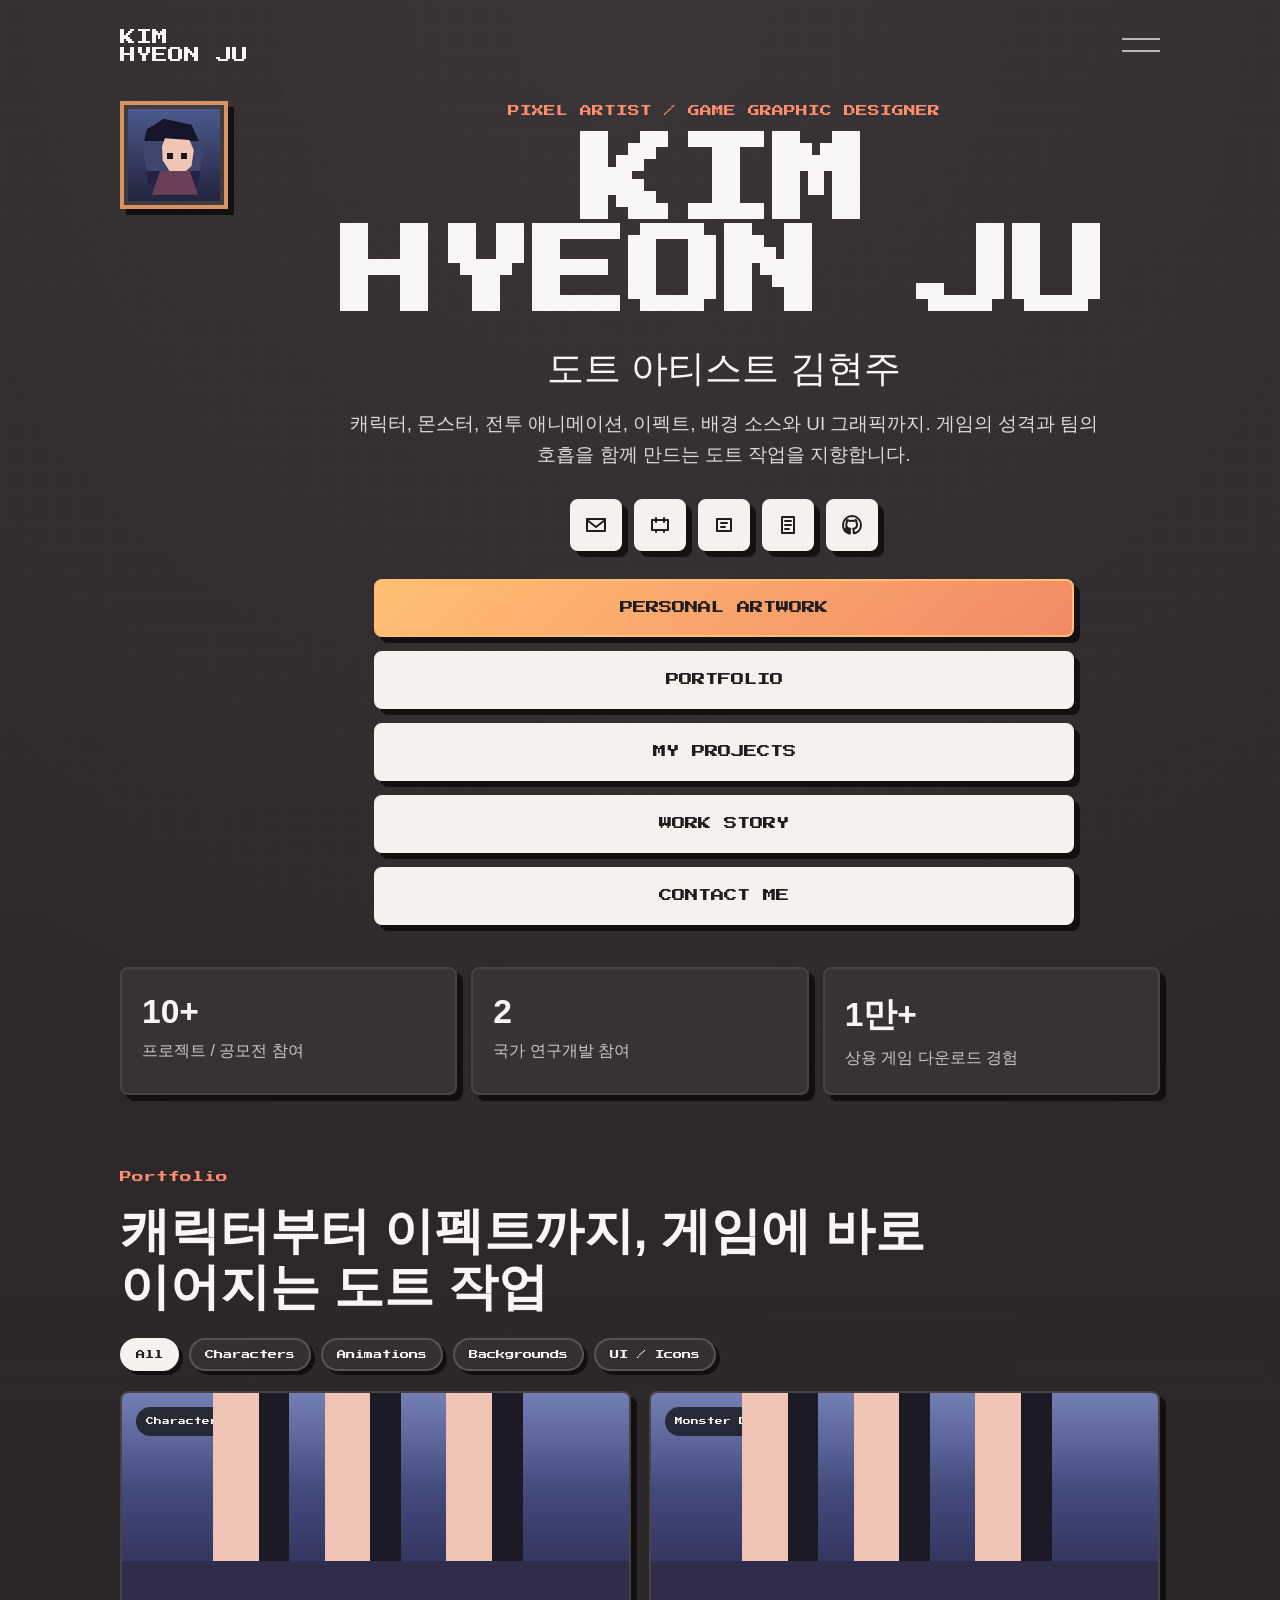
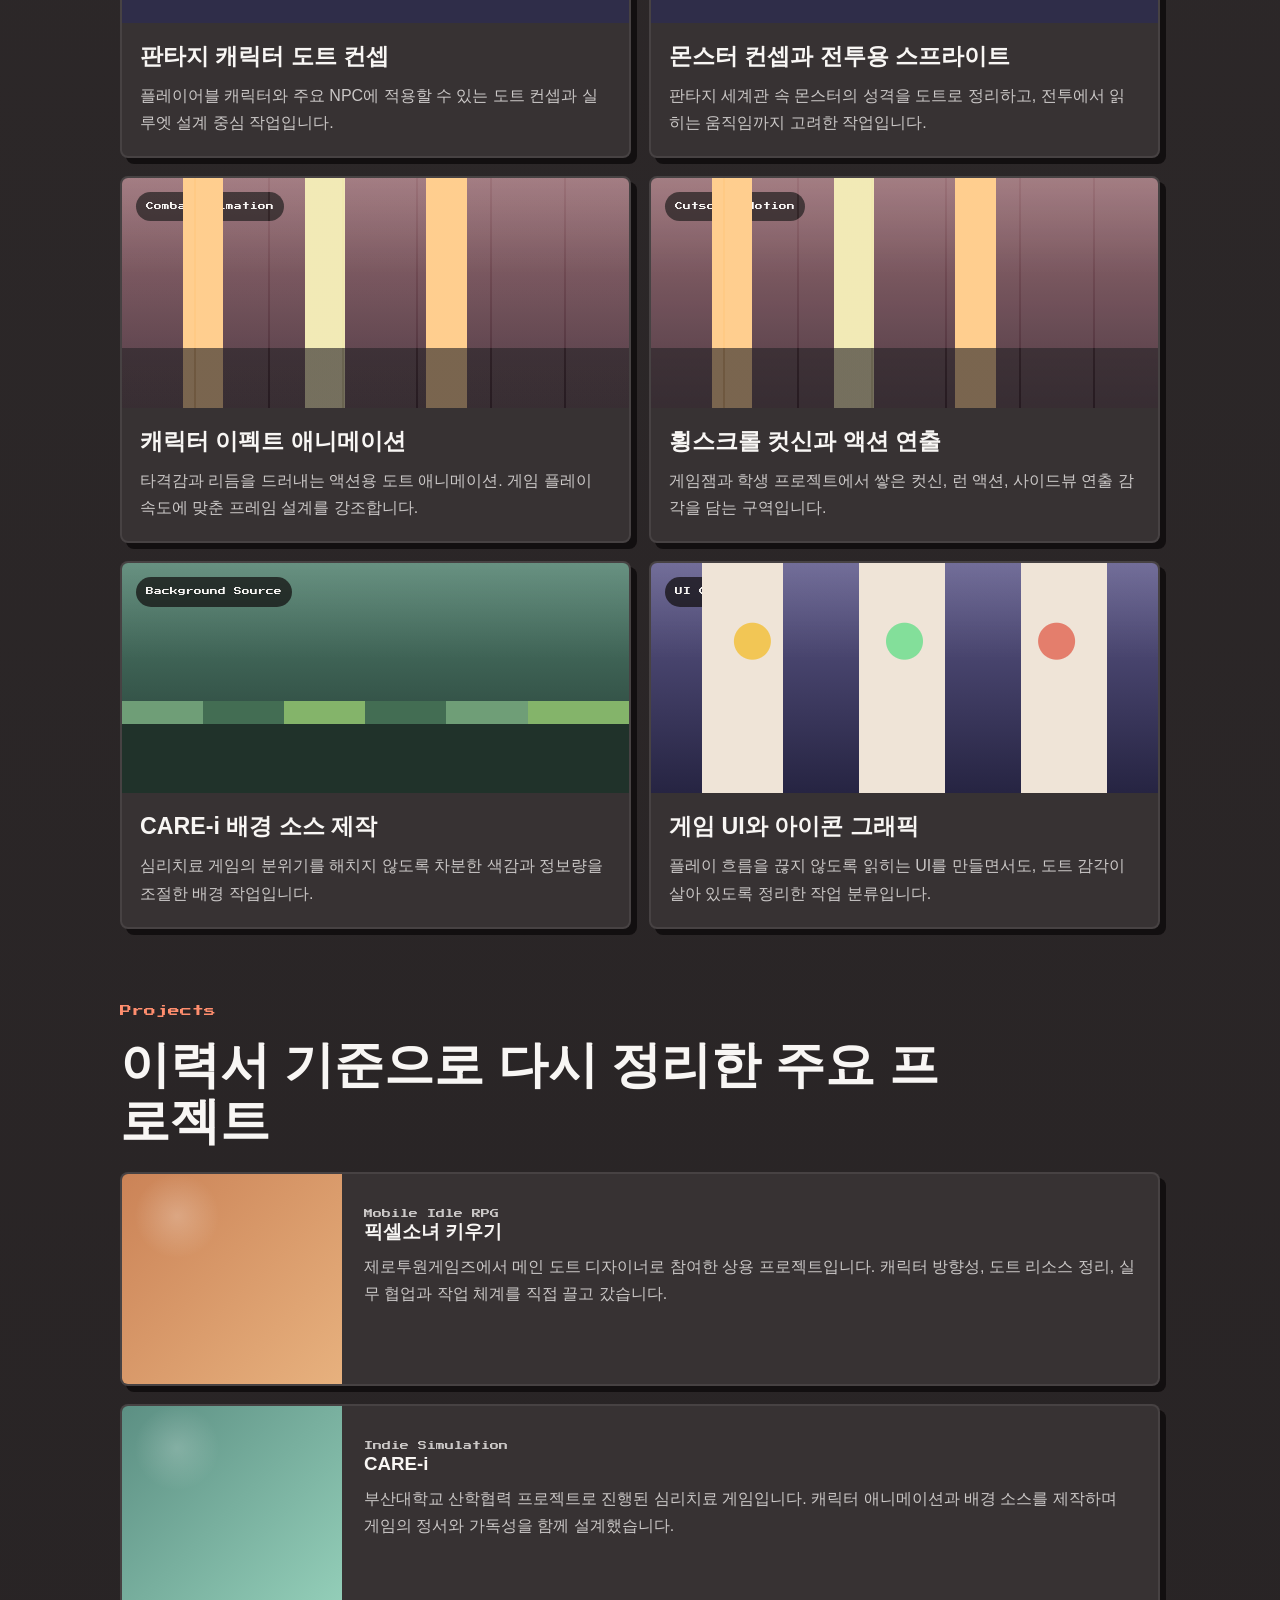
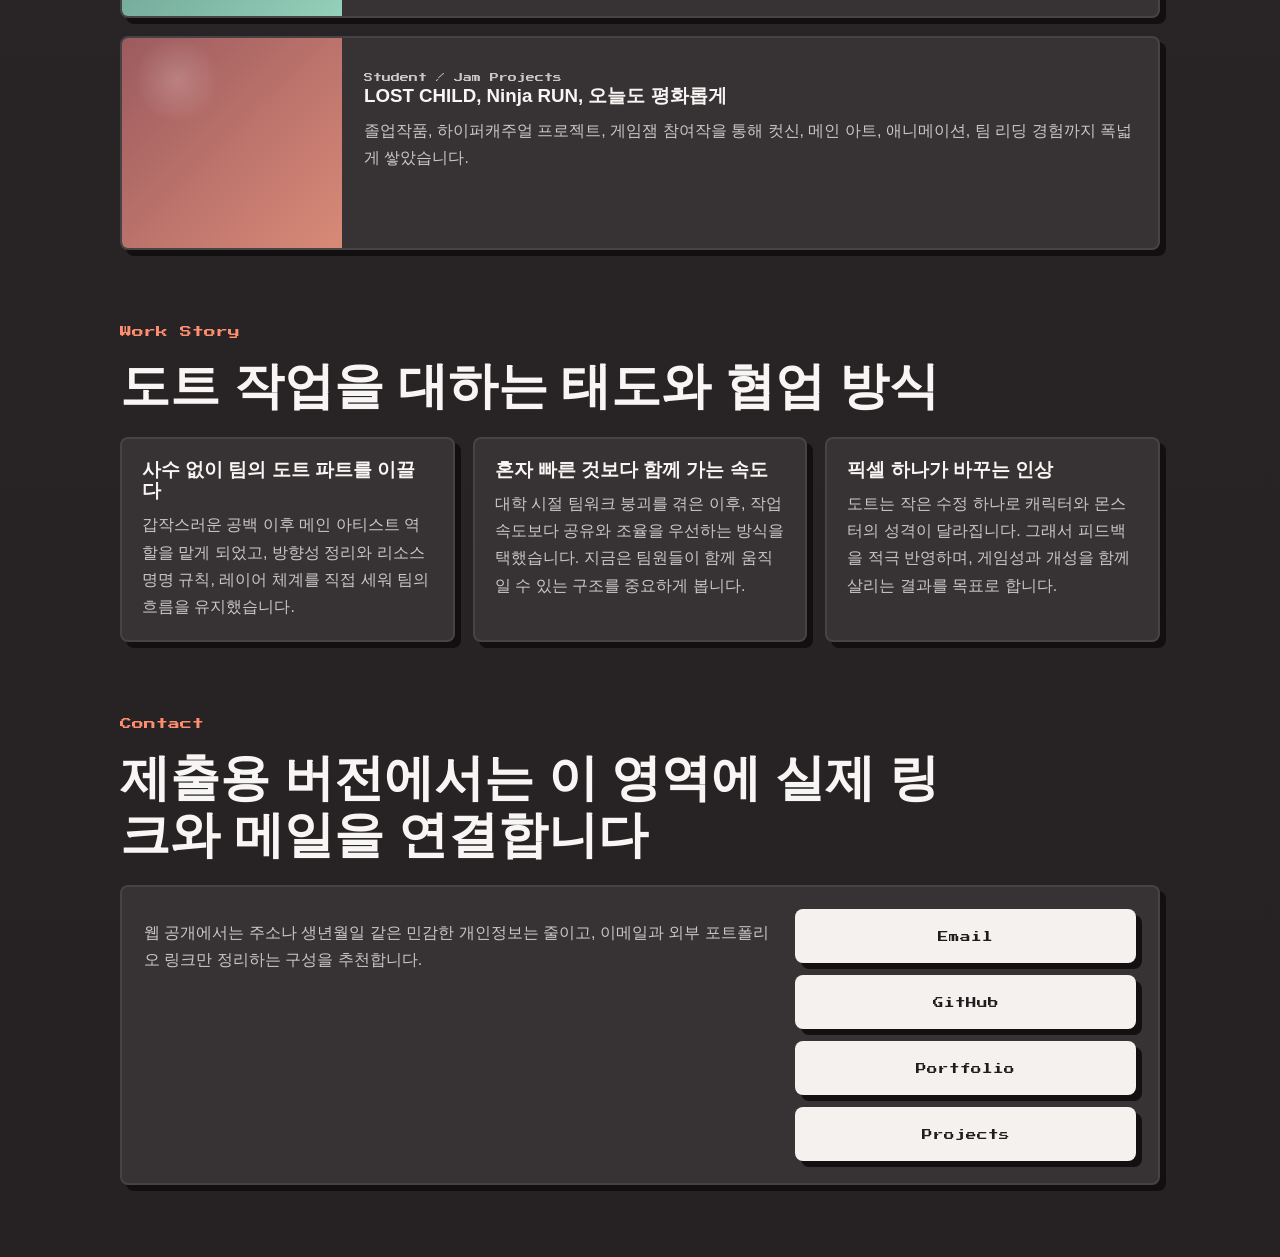
<file: index.html>
<!DOCTYPE html>
<html lang="ko">
  <head>
    <meta charset="UTF-8" />
    <meta name="viewport" content="width=device-width, initial-scale=1.0" />
    <title>김현주 | Pixel Portfolio</title>
    <meta
      name="description"
      content="도트 아티스트 김현주의 프로젝트, 실무 경험, 협업 방식, 작업 철학을 담은 포트폴리오 웹사이트"
    />
    <link rel="preconnect" href="https://fonts.googleapis.com" />
    <link rel="preconnect" href="https://fonts.gstatic.com" crossorigin />
    <link
      href="https://fonts.googleapis.com/css2?family=Press+Start+2P&family=SUIT:wght@400;500;700;800&display=swap"
      rel="stylesheet"
    />
    <link rel="stylesheet" href="./styles.css?v=3" />
  </head>
  <body>
    <div class="site-shell">
      <header class="topbar">
        <a class="brand" href="#top">KIM<br />HYEON JU</a>
        <a class="menu-mark" href="#portfolio" aria-label="포트폴리오 섹션으로 이동">
          <span></span>
          <span></span>
        </a>
      </header>

      <main id="top">
        <section class="hero">
          <div class="hero__portrait">
            <div class="portrait-frame">
              <div class="portrait-art" aria-hidden="true">
                <span class="portrait-hair"></span>
                <span class="portrait-face"></span>
                <span class="portrait-neck"></span>
                <span class="portrait-cloak"></span>
                <span class="portrait-eye portrait-eye--left"></span>
                <span class="portrait-eye portrait-eye--right"></span>
              </div>
            </div>
          </div>

          <div class="hero__content">
            <p class="hero__kicker">PIXEL ARTIST / GAME GRAPHIC DESIGNER</p>
            <h1 class="hero__title"><span>KIM</span><span>HYEON JU</span></h1>
            <p class="hero__subtitle">도트 아티스트 김현주</p>
            <p class="hero__intro">
              캐릭터, 몬스터, 전투 애니메이션, 이펙트, 배경 소스와 UI 그래픽까지.
              게임의 성격과 팀의 호흡을 함께 만드는 도트 작업을 지향합니다.
            </p>

            <div class="social-strip" aria-label="주요 링크">
              <a class="social-link" href="mailto:hello@example.com" aria-label="이메일">
                <svg viewBox="0 0 24 24" aria-hidden="true">
                  <path d="M3 6h18v12H3z" />
                  <path d="M3 7l9 7 9-7" />
                </svg>
              </a>
              <a class="social-link" href="#portfolio" aria-label="포트폴리오">
                <svg viewBox="0 0 24 24" aria-hidden="true">
                  <path d="M4 7h16v10H4z" />
                  <path d="M8 5v4M16 5v4M8 17v2M16 17v2" />
                </svg>
              </a>
              <a class="social-link" href="#projects" aria-label="프로젝트">
                <svg viewBox="0 0 24 24" aria-hidden="true">
                  <path d="M5 6h14v12H5z" />
                  <path d="M9 10h6M9 14h4" />
                </svg>
              </a>
              <a class="social-link" href="#story" aria-label="작업 이야기">
                <svg viewBox="0 0 24 24" aria-hidden="true">
                  <path d="M6 4h12v16H6z" />
                  <path d="M9 8h6M9 12h6M9 16h4" />
                </svg>
              </a>
              <a class="social-link" href="https://github.com/coddakji/Portfolio" aria-label="깃허브 저장소">
                <svg viewBox="0 0 24 24" aria-hidden="true">
                  <path
                    d="M12 3C7 3 3 7 3 12c0 4 2.6 7.4 6.2 8.6.5.1.7-.2.7-.5v-2c-2.5.6-3-1-3-1-.4-1-.9-1.3-.9-1.3-.7-.4.1-.4.1-.4.8.1 1.3.8 1.3.8.7 1.3 1.9.9 2.3.7.1-.5.3-.9.5-1.1-2-.2-4-.9-4-4.2 0-.9.3-1.7.8-2.3-.1-.2-.4-1.1.1-2.2 0 0 .7-.2 2.4.9a8.1 8.1 0 0 1 4.4 0c1.6-1.1 2.3-.9 2.3-.9.5 1.1.2 2 .1 2.2.5.6.8 1.4.8 2.3 0 3.3-2 4-4 4.2.3.3.6.8.6 1.6v2.4c0 .3.2.6.7.5A9 9 0 0 0 21 12c0-5-4-9-9-9Z"
                  />
                </svg>
              </a>
            </div>

            <div class="hero-buttons">
              <a class="hero-button hero-button--featured" href="./personal.html">PERSONAL ARTWORK</a>
              <a class="hero-button" href="#portfolio">PORTFOLIO</a>
              <a class="hero-button" href="#projects">MY PROJECTS</a>
              <a class="hero-button" href="#story">WORK STORY</a>
              <a class="hero-button" href="#contact">CONTACT ME</a>
            </div>
          </div>
        </section>

        <section class="stats-band" aria-label="요약 정보">
          <article class="stat-card">
            <strong>10+</strong>
            <span>프로젝트 / 공모전 참여</span>
          </article>
          <article class="stat-card">
            <strong>2</strong>
            <span>국가 연구개발 참여</span>
          </article>
          <article class="stat-card">
            <strong>1만+</strong>
            <span>상용 게임 다운로드 경험</span>
          </article>
        </section>

        <section class="content-section" id="portfolio">
          <div class="section-head">
            <p class="section-head__kicker">Portfolio</p>
            <h2>캐릭터부터 이펙트까지, 게임에 바로 이어지는 도트 작업</h2>
          </div>
          <div class="filter-row" role="tablist" aria-label="작업 카테고리">
            <button class="filter-chip is-active" data-filter="all">All</button>
            <button class="filter-chip" data-filter="characters">Characters</button>
            <button class="filter-chip" data-filter="animations">Animations</button>
            <button class="filter-chip" data-filter="environments">Backgrounds</button>
            <button class="filter-chip" data-filter="ui">UI / Icons</button>
          </div>
          <div class="portfolio-grid" id="galleryGrid" aria-live="polite"></div>
        </section>

        <section class="content-section" id="projects">
          <div class="section-head">
            <p class="section-head__kicker">Projects</p>
            <h2>이력서 기준으로 다시 정리한 주요 프로젝트</h2>
          </div>
          <div class="project-stack">
            <article class="project-feature">
              <div class="project-feature__art tone-gold"></div>
              <div class="project-feature__copy">
                <p class="project-feature__label">Mobile Idle RPG</p>
                <h3>픽셀소녀 키우기</h3>
                <p>
                  제로투원게임즈에서 메인 도트 디자이너로 참여한 상용 프로젝트입니다.
                  캐릭터 방향성, 도트 리소스 정리, 실무 협업과 작업 체계를 직접 끌고 갔습니다.
                </p>
              </div>
            </article>
            <article class="project-feature">
              <div class="project-feature__art tone-mint"></div>
              <div class="project-feature__copy">
                <p class="project-feature__label">Indie Simulation</p>
                <h3>CARE-i</h3>
                <p>
                  부산대학교 산학협력 프로젝트로 진행된 심리치료 게임입니다.
                  캐릭터 애니메이션과 배경 소스를 제작하며 게임의 정서와 가독성을 함께 설계했습니다.
                </p>
              </div>
            </article>
            <article class="project-feature">
              <div class="project-feature__art tone-coral"></div>
              <div class="project-feature__copy">
                <p class="project-feature__label">Student / Jam Projects</p>
                <h3>LOST CHILD, Ninja RUN, 오늘도 평화롭게</h3>
                <p>
                  졸업작품, 하이퍼캐주얼 프로젝트, 게임잼 참여작을 통해 컷신,
                  메인 아트, 애니메이션, 팀 리딩 경험까지 폭넓게 쌓았습니다.
                </p>
              </div>
            </article>
          </div>
        </section>

        <section class="content-section" id="story">
          <div class="section-head">
            <p class="section-head__kicker">Work Story</p>
            <h2>도트 작업을 대하는 태도와 협업 방식</h2>
          </div>
          <div class="story-grid">
            <article class="story-card">
              <h3>사수 없이 팀의 도트 파트를 이끌다</h3>
              <p>
                갑작스러운 공백 이후 메인 아티스트 역할을 맡게 되었고,
                방향성 정리와 리소스 명명 규칙, 레이어 체계를 직접 세워 팀의 흐름을 유지했습니다.
              </p>
            </article>
            <article class="story-card">
              <h3>혼자 빠른 것보다 함께 가는 속도</h3>
              <p>
                대학 시절 팀워크 붕괴를 겪은 이후, 작업 속도보다 공유와 조율을
                우선하는 방식을 택했습니다. 지금은 팀원들이 함께 움직일 수 있는 구조를 중요하게 봅니다.
              </p>
            </article>
            <article class="story-card">
              <h3>픽셀 하나가 바꾸는 인상</h3>
              <p>
                도트는 작은 수정 하나로 캐릭터와 몬스터의 성격이 달라집니다.
                그래서 피드백을 적극 반영하며, 게임성과 개성을 함께 살리는 결과를 목표로 합니다.
              </p>
            </article>
          </div>
        </section>

        <section class="content-section" id="contact">
          <div class="section-head">
            <p class="section-head__kicker">Contact</p>
            <h2>제출용 버전에서는 이 영역에 실제 링크와 메일을 연결합니다</h2>
          </div>
          <div class="contact-panel">
            <div>
              <p>
                웹 공개에서는 주소나 생년월일 같은 민감한 개인정보는 줄이고,
                이메일과 외부 포트폴리오 링크만 정리하는 구성을 추천합니다.
              </p>
            </div>
            <div class="contact-links">
              <a href="mailto:hello@example.com">Email</a>
              <a href="https://github.com/coddakji/Portfolio">GitHub</a>
              <a href="#portfolio">Portfolio</a>
              <a href="#projects">Projects</a>
            </div>
          </div>
        </section>
      </main>
    </div>

    <dialog class="lightbox" id="lightbox">
      <button class="lightbox__close" id="lightboxClose" aria-label="닫기">CLOSE</button>
      <div class="lightbox__panel">
        <div class="lightbox__art" id="lightboxArt"></div>
        <div class="lightbox__copy">
          <p class="lightbox__type" id="lightboxType"></p>
          <h3 id="lightboxTitle"></h3>
          <p id="lightboxDesc"></p>
          <ul class="lightbox__specs" id="lightboxSpecs"></ul>
        </div>
      </div>
    </dialog>

    <script src="./script.js?v=2"></script>
  </body>
</html>
</file>
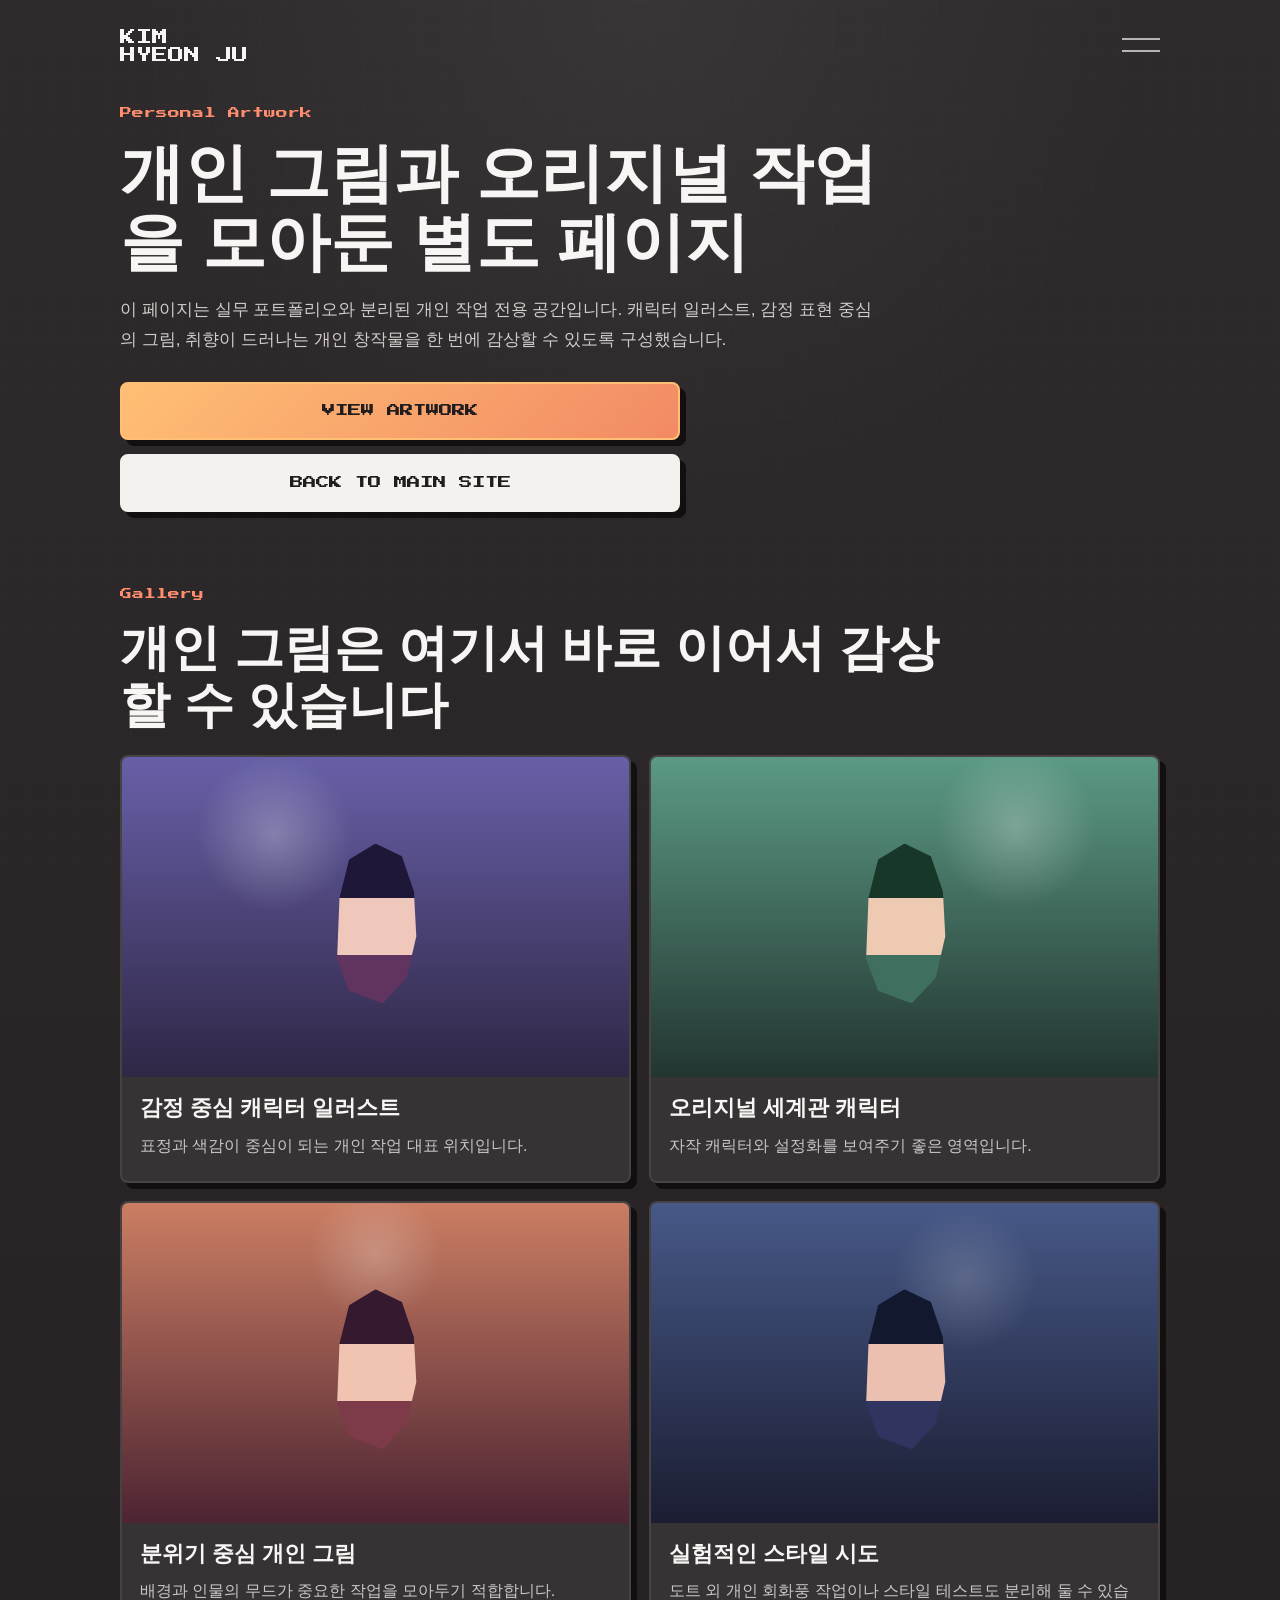
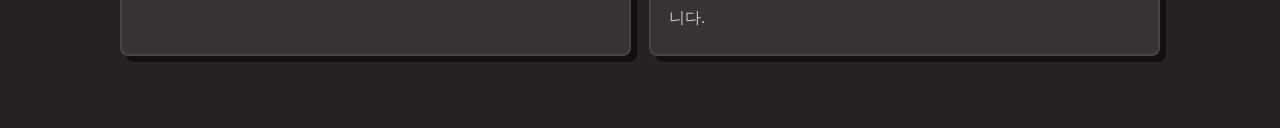
<file: personal.html>
<!DOCTYPE html>
<html lang="ko">
  <head>
    <meta charset="UTF-8" />
    <meta name="viewport" content="width=device-width, initial-scale=1.0" />
    <title>김현주 | Personal Artwork</title>
    <meta
      name="description"
      content="도트 아티스트 김현주의 개인 그림과 오리지널 작업을 모아둔 개인 포트폴리오 페이지"
    />
    <link rel="preconnect" href="https://fonts.googleapis.com" />
    <link rel="preconnect" href="https://fonts.gstatic.com" crossorigin />
    <link
      href="https://fonts.googleapis.com/css2?family=Press+Start+2P&family=SUIT:wght@400;500;700;800&display=swap"
      rel="stylesheet"
    />
    <link rel="stylesheet" href="./styles.css?v=3" />
  </head>
  <body>
    <div class="site-shell">
      <header class="topbar">
        <a class="brand" href="./index.html">KIM<br />HYEON JU</a>
        <a class="menu-mark" href="#personal-gallery" aria-label="개인 그림 갤러리로 이동">
          <span></span>
          <span></span>
        </a>
      </header>

      <main>
        <section class="content-section content-section--tight">
          <div class="section-head">
            <p class="section-head__kicker">Personal Artwork</p>
            <h1 class="personal-title">개인 그림과 오리지널 작업을 모아둔 별도 페이지</h1>
            <p class="personal-intro">
              이 페이지는 실무 포트폴리오와 분리된 개인 작업 전용 공간입니다.
              캐릭터 일러스트, 감정 표현 중심의 그림, 취향이 드러나는 개인 창작물을
              한 번에 감상할 수 있도록 구성했습니다.
            </p>
          </div>

          <div class="hero-buttons hero-buttons--compact">
            <a class="hero-button hero-button--featured" href="#personal-gallery">VIEW ARTWORK</a>
            <a class="hero-button" href="./index.html">BACK TO MAIN SITE</a>
          </div>
        </section>

        <section class="content-section" id="personal-gallery">
          <div class="section-head">
            <p class="section-head__kicker">Gallery</p>
            <h2>개인 그림은 여기서 바로 이어서 감상할 수 있습니다</h2>
          </div>

          <div class="personal-grid">
            <article class="personal-card">
              <div class="personal-card__art personal-art personal-art--violet"></div>
              <div class="personal-card__body">
                <h3>감정 중심 캐릭터 일러스트</h3>
                <p>표정과 색감이 중심이 되는 개인 작업 대표 위치입니다.</p>
              </div>
            </article>
            <article class="personal-card">
              <div class="personal-card__art personal-art personal-art--mint"></div>
              <div class="personal-card__body">
                <h3>오리지널 세계관 캐릭터</h3>
                <p>자작 캐릭터와 설정화를 보여주기 좋은 영역입니다.</p>
              </div>
            </article>
            <article class="personal-card">
              <div class="personal-card__art personal-art personal-art--sunset"></div>
              <div class="personal-card__body">
                <h3>분위기 중심 개인 그림</h3>
                <p>배경과 인물의 무드가 중요한 작업을 모아두기 적합합니다.</p>
              </div>
            </article>
            <article class="personal-card">
              <div class="personal-card__art personal-art personal-art--night"></div>
              <div class="personal-card__body">
                <h3>실험적인 스타일 시도</h3>
                <p>도트 외 개인 회화풍 작업이나 스타일 테스트도 분리해 둘 수 있습니다.</p>
              </div>
            </article>
          </div>
        </section>
      </main>
    </div>
  </body>
</html>
</file>
<file: styles.css>
:root {
  --bg: #2c2829;
  --bg-elevated: #373233;
  --panel: #f4f1ef;
  --panel-soft: #e5ded7;
  --ink: #211d1f;
  --ink-soft: #5b5255;
  --line: #1f1b1c;
  --accent: #d79363;
  --accent-2: #7682d5;
  --accent-3: #79b49f;
  --white: #f8f6f4;
  --pixel-shadow: 6px 6px 0 rgba(17, 14, 15, 0.92);
  --max-width: 1040px;
}

* {
  box-sizing: border-box;
}

html {
  scroll-behavior: smooth;
}

body {
  margin: 0;
  color: var(--white);
  font-family: "SUIT", sans-serif;
  background:
    radial-gradient(circle at top, rgba(255, 255, 255, 0.05), transparent 28%),
    linear-gradient(180deg, #2f2a2b 0%, #262223 100%);
}

body::before {
  content: "";
  position: fixed;
  inset: 0;
  pointer-events: none;
  opacity: 0.08;
  background-image:
    linear-gradient(rgba(255, 255, 255, 0.16) 1px, transparent 1px),
    linear-gradient(90deg, rgba(255, 255, 255, 0.16) 1px, transparent 1px);
  background-size: 26px 26px;
}

a {
  color: inherit;
  text-decoration: none;
}

button {
  font: inherit;
}

.site-shell {
  width: min(calc(100% - 32px), var(--max-width));
  margin: 0 auto;
  padding-bottom: 72px;
}

.topbar {
  display: flex;
  align-items: flex-start;
  justify-content: space-between;
  padding: 28px 0 10px;
}

.brand,
.hero__kicker,
.hero__title,
.hero-button,
.section-head__kicker,
.filter-chip,
.timeline-label,
.project-feature__label,
.lightbox__type {
  font-family: "Press Start 2P", monospace;
}

.brand {
  font-size: 1rem;
  line-height: 1.15;
}

.menu-mark {
  display: inline-flex;
  flex-direction: column;
  gap: 10px;
  margin-top: 10px;
}

.menu-mark span {
  width: 38px;
  height: 2px;
  background: rgba(255, 255, 255, 0.65);
}

.hero {
  display: grid;
  grid-template-columns: 140px 1fr;
  gap: 28px;
  padding: 26px 0 42px;
}

.portrait-frame {
  width: 108px;
  height: 108px;
  padding: 4px;
  border: 4px solid var(--accent);
  background: rgba(255, 255, 255, 0.06);
  box-shadow: var(--pixel-shadow);
}

.portrait-art {
  position: relative;
  width: 100%;
  height: 100%;
  overflow: hidden;
  background:
    linear-gradient(180deg, #4c5a8d 0%, #23243f 100%);
}

.portrait-art span {
  position: absolute;
  image-rendering: pixelated;
}

.portrait-hair {
  inset: 10px 12px 8px 12px;
  background:
    linear-gradient(180deg, #16162b 0 30%, #3f466e 30% 70%, #232445 70% 100%);
  clip-path: polygon(10% 14%, 35% 0, 76% 8%, 92% 42%, 86% 90%, 66% 100%, 12% 88%, 4% 38%);
}

.portrait-face {
  left: 31px;
  top: 27px;
  width: 37px;
  height: 42px;
  background: #f0c5b3;
  clip-path: polygon(16% 6%, 82% 10%, 94% 34%, 88% 72%, 60% 94%, 30% 86%, 10% 58%, 8% 26%);
}

.portrait-neck {
  left: 43px;
  top: 64px;
  width: 14px;
  height: 12px;
  background: #d59f8c;
}

.portrait-cloak {
  left: 24px;
  right: 22px;
  bottom: 6px;
  height: 24px;
  background: #6d3f57;
  clip-path: polygon(18% 0, 82% 0, 100% 100%, 0 100%);
}

.portrait-eye {
  top: 44px;
  width: 6px;
  height: 6px;
  background: #1b1822;
}

.portrait-eye--left {
  left: 39px;
}

.portrait-eye--right {
  left: 53px;
}

.hero__content {
  display: flex;
  flex-direction: column;
  align-items: center;
  text-align: center;
}

.hero__kicker,
.section-head__kicker {
  margin: 0 0 16px;
  color: #ff8e6e;
  font-size: 0.74rem;
  line-height: 1.7;
}

.hero__title {
  margin: 0;
  color: var(--white);
  font-size: clamp(2.8rem, 9vw, 6rem);
  line-height: 0.96;
  letter-spacing: 0;
}

.hero__title span {
  display: block;
  white-space: nowrap;
}

.hero__subtitle {
  margin: 24px 0 0;
  font-size: clamp(1.6rem, 3.4vw, 2.3rem);
}

.hero__intro {
  max-width: 760px;
  margin: 14px 0 0;
  color: rgba(244, 241, 239, 0.88);
  line-height: 1.65;
  font-size: 1.18rem;
}

.social-strip {
  display: flex;
  flex-wrap: wrap;
  justify-content: center;
  gap: 12px;
  margin-top: 28px;
}

.social-link {
  display: inline-flex;
  width: 52px;
  height: 52px;
  align-items: center;
  justify-content: center;
  border-radius: 8px;
  background: var(--panel);
  border: 2px solid var(--panel);
  box-shadow: var(--pixel-shadow);
  transition: transform 180ms ease;
}

.social-link:hover,
.hero-button:hover,
.filter-chip:hover,
.portfolio-card:hover,
.project-feature:hover,
.story-card:hover,
.contact-links a:hover,
.stat-card:hover,
.lightbox__close:hover {
  transform: translate(-2px, -2px);
}

.social-link svg {
  width: 24px;
  height: 24px;
  fill: none;
  stroke: var(--ink);
  stroke-width: 2;
  stroke-linecap: round;
  stroke-linejoin: round;
}

.hero-buttons {
  width: min(100%, 700px);
  display: grid;
  gap: 14px;
  margin-top: 28px;
}

.hero-button {
  display: inline-flex;
  align-items: center;
  justify-content: center;
  min-height: 58px;
  border-radius: 8px;
  border: 2px solid var(--panel);
  background: var(--panel);
  color: var(--ink);
  box-shadow: var(--pixel-shadow);
  font-size: 0.84rem;
}

.hero-button--featured {
  background: linear-gradient(135deg, #ffbf74 0%, #f28a64 100%);
  border-color: #ffbf74;
}

.stats-band {
  display: grid;
  grid-template-columns: repeat(3, minmax(0, 1fr));
  gap: 14px;
}

.stat-card,
.portfolio-card,
.project-feature,
.story-card,
.contact-panel,
.lightbox__panel {
  border-radius: 8px;
  border: 2px solid rgba(255, 255, 255, 0.08);
  background: var(--bg-elevated);
  box-shadow: var(--pixel-shadow);
}

.stat-card {
  padding: 24px 20px;
}

.stat-card strong {
  display: block;
  font-size: 2.1rem;
}

.stat-card span {
  display: block;
  margin-top: 10px;
  color: rgba(244, 241, 239, 0.78);
}

.content-section {
  padding-top: 72px;
}

.content-section--tight {
  padding-top: 28px;
}

.section-head {
  margin-bottom: 22px;
}

.section-head h2,
.project-feature h3,
.story-card h3,
.lightbox__copy h3 {
  margin: 0;
  line-height: 1.14;
}

.section-head h2 {
  max-width: 820px;
  font-size: clamp(2rem, 4vw, 3.1rem);
}

.filter-row {
  display: flex;
  flex-wrap: wrap;
  gap: 10px;
  margin-bottom: 20px;
}

.filter-chip {
  padding: 10px 14px;
  border-radius: 999px;
  border: 2px solid rgba(255, 255, 255, 0.18);
  background: rgba(255, 255, 255, 0.04);
  color: var(--white);
  cursor: pointer;
  box-shadow: 4px 4px 0 rgba(17, 14, 15, 0.92);
  font-size: 0.58rem;
}

.filter-chip.is-active {
  background: var(--panel);
  color: var(--ink);
  border-color: var(--panel);
}

.portfolio-grid {
  display: grid;
  grid-template-columns: repeat(2, minmax(0, 1fr));
  gap: 18px;
}

.portfolio-card {
  overflow: hidden;
  cursor: pointer;
}

.portfolio-card__art {
  position: relative;
  min-height: 230px;
  overflow: hidden;
}

.portfolio-card__art::before {
  content: attr(data-label);
  position: absolute;
  top: 14px;
  left: 14px;
  padding: 8px 10px;
  border-radius: 999px;
  background: rgba(17, 14, 15, 0.72);
  color: var(--white);
  font-family: "Press Start 2P", monospace;
  font-size: 0.48rem;
  line-height: 1.7;
}

.portfolio-card__body {
  padding: 18px 18px 20px;
}

.portfolio-card__body h3 {
  margin: 0;
  font-size: 1.45rem;
}

.portfolio-card__body p,
.project-feature__copy p,
.story-card p,
.contact-panel p,
.lightbox__copy p {
  margin: 10px 0 0;
  color: rgba(244, 241, 239, 0.78);
  line-height: 1.7;
}

.project-stack {
  display: grid;
  gap: 18px;
}

.project-feature {
  display: grid;
  grid-template-columns: 220px 1fr;
  overflow: hidden;
}

.project-feature__art {
  min-height: 210px;
}

.project-feature__copy {
  padding: 22px;
}

.project-feature__label,
.lightbox__type {
  margin: 0 0 12px;
  color: #ff8e6e;
  font-size: 0.56rem;
  line-height: 1.7;
}

.story-grid {
  display: grid;
  grid-template-columns: repeat(3, minmax(0, 1fr));
  gap: 18px;
}

.story-card {
  padding: 20px;
}

.contact-panel {
  display: grid;
  grid-template-columns: 1.3fr 0.7fr;
  gap: 18px;
  padding: 22px;
}

.contact-links {
  display: grid;
  gap: 12px;
}

.contact-links a {
  display: inline-flex;
  align-items: center;
  justify-content: center;
  min-height: 54px;
  border-radius: 8px;
  background: var(--panel);
  color: var(--ink);
  box-shadow: var(--pixel-shadow);
  font-family: "Press Start 2P", monospace;
  font-size: 0.66rem;
}

.hero-buttons--compact {
  width: min(100%, 560px);
}

.personal-title {
  margin: 0;
  max-width: 820px;
  font-size: clamp(2.4rem, 5vw, 4.4rem);
  line-height: 1.08;
}

.personal-intro {
  max-width: 760px;
  margin: 18px 0 0;
  color: rgba(244, 241, 239, 0.82);
  line-height: 1.7;
  font-size: 1.08rem;
}

.personal-grid {
  display: grid;
  grid-template-columns: repeat(2, minmax(0, 1fr));
  gap: 18px;
}

.personal-card {
  overflow: hidden;
  border-radius: 8px;
  border: 2px solid rgba(255, 255, 255, 0.08);
  background: var(--bg-elevated);
  box-shadow: var(--pixel-shadow);
}

.personal-card__art {
  min-height: 320px;
}

.personal-card__body {
  padding: 18px 18px 22px;
}

.personal-card__body h3 {
  margin: 0;
  font-size: 1.38rem;
  line-height: 1.2;
}

.personal-card__body p {
  margin: 10px 0 0;
  color: rgba(244, 241, 239, 0.78);
  line-height: 1.7;
}

.personal-art {
  position: relative;
  overflow: hidden;
}

.personal-art::before,
.personal-art::after {
  content: "";
  position: absolute;
}

.personal-art::before {
  inset: 0;
}

.personal-art::after {
  width: 120px;
  height: 160px;
  left: 50%;
  top: 50%;
  transform: translate(-50%, -46%);
  clip-path: polygon(50% 0, 72% 8%, 82% 30%, 84% 58%, 76% 84%, 56% 100%, 28% 92%, 18% 72%, 20% 34%, 28% 10%);
  box-shadow:
    0 110px 0 -30px rgba(47, 28, 41, 0.9),
    0 126px 0 -40px rgba(239, 197, 180, 0.95);
}

.personal-art--violet::before {
  background:
    radial-gradient(circle at 30% 24%, rgba(255, 255, 255, 0.26), transparent 18%),
    linear-gradient(180deg, #6760a8 0%, #2f2745 100%);
}

.personal-art--violet::after {
  background: linear-gradient(180deg, #1f1738 0 34%, #f0c7bb 34% 70%, #60345f 70% 100%);
}

.personal-art--mint::before {
  background:
    radial-gradient(circle at 72% 22%, rgba(255, 255, 255, 0.26), transparent 18%),
    linear-gradient(180deg, #5b9a84 0%, #233531 100%);
}

.personal-art--mint::after {
  background: linear-gradient(180deg, #173729 0 34%, #efcab3 34% 70%, #3f6f5e 70% 100%);
}

.personal-art--sunset::before {
  background:
    radial-gradient(circle at 50% 16%, rgba(255, 255, 255, 0.22), transparent 18%),
    linear-gradient(180deg, #cb7e63 0%, #4d2432 100%);
}

.personal-art--sunset::after {
  background: linear-gradient(180deg, #35192e 0 34%, #f0c4b1 34% 70%, #7d3a48 70% 100%);
}

.personal-art--night::before {
  background:
    radial-gradient(circle at 62% 24%, rgba(255, 255, 255, 0.16), transparent 18%),
    linear-gradient(180deg, #475988 0%, #1b1d32 100%);
}

.personal-art--night::after {
  background: linear-gradient(180deg, #12182d 0 34%, #ecc0b1 34% 70%, #2f355f 70% 100%);
}

.lightbox {
  width: min(980px, calc(100% - 24px));
  padding: 0;
  border: none;
  background: transparent;
}

.lightbox::backdrop {
  background: rgba(8, 8, 10, 0.72);
}

.lightbox__panel {
  display: grid;
  grid-template-columns: 1fr 0.95fr;
  overflow: hidden;
}

.lightbox__art {
  min-height: 420px;
}

.lightbox__copy {
  padding: 28px;
}

.lightbox__copy h3 {
  font-size: clamp(1.8rem, 3vw, 2.6rem);
}

.lightbox__specs {
  margin: 18px 0 0;
  padding: 0;
  list-style: none;
  display: grid;
  gap: 10px;
}

.lightbox__specs li {
  padding: 12px 14px;
  border-radius: 8px;
  background: rgba(255, 255, 255, 0.06);
}

.lightbox__close {
  display: inline-flex;
  margin: 0 0 12px auto;
  padding: 10px 12px;
  border-radius: 8px;
  border: 2px solid var(--panel);
  background: var(--panel);
  color: var(--ink);
  box-shadow: var(--pixel-shadow);
}

.tone-gold {
  background:
    radial-gradient(circle at 25% 20%, rgba(255, 255, 255, 0.22), transparent 18%),
    linear-gradient(135deg, #cb8357 0%, #e7b17e 100%);
}

.tone-mint {
  background:
    radial-gradient(circle at 25% 20%, rgba(255, 255, 255, 0.18), transparent 18%),
    linear-gradient(135deg, #5c8f83 0%, #95d0ba 100%);
}

.tone-coral {
  background:
    radial-gradient(circle at 25% 20%, rgba(255, 255, 255, 0.18), transparent 18%),
    linear-gradient(135deg, #9d5b5f 0%, #d88a77 100%);
}

.art-characters,
.art-animations,
.art-environments,
.art-ui {
  position: relative;
}

.art-characters {
  background:
    linear-gradient(180deg, rgba(255, 255, 255, 0.16), transparent 42%),
    linear-gradient(180deg, #5866a4 0%, #272547 100%);
}

.art-characters::after,
.art-animations::after,
.art-environments::after,
.art-ui::after {
  content: "";
  position: absolute;
  inset: 0;
}

.art-characters::after {
  background:
    linear-gradient(transparent 73%, #2f2d49 73%),
    linear-gradient(90deg, transparent 18%, #efc4b4 18% 27%, #1d1a28 27% 33%, transparent 33%),
    linear-gradient(90deg, transparent 40%, #efc4b4 40% 49%, #1d1a28 49% 55%, transparent 55%),
    linear-gradient(90deg, transparent 64%, #efc4b4 64% 73%, #1d1a28 73% 79%, transparent 79%);
  background-repeat: no-repeat;
}

.art-animations {
  background:
    linear-gradient(180deg, rgba(255, 255, 255, 0.12), transparent 42%),
    linear-gradient(180deg, #8e5f66 0%, #422b36 100%);
}

.art-animations::after {
  background:
    repeating-linear-gradient(
      90deg,
      rgba(255, 255, 255, 0.08) 0 72px,
      rgba(255, 255, 255, 0) 72px 74px
    ),
    linear-gradient(transparent 74%, rgba(22, 18, 21, 0.62) 74%),
    linear-gradient(90deg, transparent 12%, #ffca85 12% 20%, transparent 20% 36%, #f1e8b0 36% 44%, transparent 44% 60%, #ffca85 60% 68%, transparent 68%);
  background-repeat: no-repeat;
}

.art-environments {
  background:
    linear-gradient(180deg, rgba(255, 255, 255, 0.12), transparent 42%),
    linear-gradient(180deg, #538270 0%, #21362f 100%);
}

.art-environments::after {
  background:
    linear-gradient(transparent 70%, #20322a 70%),
    linear-gradient(90deg, #6f9e77 0 16%, #436d53 16% 32%, #84b46a 32% 48%, #436d53 48% 64%, #6f9e77 64% 80%, #84b46a 80% 100%);
  background-repeat: no-repeat;
  background-size: 100% 100%, 100% 40%;
  background-position: center, bottom;
}

.art-ui {
  background:
    linear-gradient(180deg, rgba(255, 255, 255, 0.12), transparent 42%),
    linear-gradient(180deg, #5f5a8b 0%, #262442 100%);
}

.art-ui::after {
  background:
    radial-gradient(circle at 20% 34%, #f2c655 0 18px, transparent 19px),
    radial-gradient(circle at 50% 34%, #83df9a 0 18px, transparent 19px),
    radial-gradient(circle at 80% 34%, #e47e6c 0 18px, transparent 19px),
    linear-gradient(90deg, transparent 10%, #efe4d7 10% 26%, transparent 26% 41%, #efe4d7 41% 58%, transparent 58% 73%, #efe4d7 73% 90%, transparent 90%);
  background-repeat: no-repeat;
}

@media (max-width: 900px) {
  .hero,
  .project-feature,
  .contact-panel,
  .lightbox__panel {
    grid-template-columns: 1fr;
  }

  .hero {
    gap: 18px;
  }

  .hero__portrait {
    display: flex;
    justify-content: center;
  }

  .stats-band,
  .personal-grid,
  .portfolio-grid,
  .story-grid {
    grid-template-columns: 1fr;
  }
}

@media (max-width: 640px) {
  .site-shell {
    width: min(calc(100% - 20px), var(--max-width));
  }

  .topbar {
    padding-top: 24px;
  }

  .brand {
    font-size: 0.86rem;
  }

  .hero {
    padding-top: 14px;
  }

  .hero__title {
    font-size: clamp(2.6rem, 18vw, 4.3rem);
  }

  .hero__subtitle {
    font-size: 1.2rem;
  }

  .hero__intro {
    font-size: 1rem;
  }

  .hero-button,
  .contact-links a {
    font-size: 0.62rem;
  }
}
</file>
